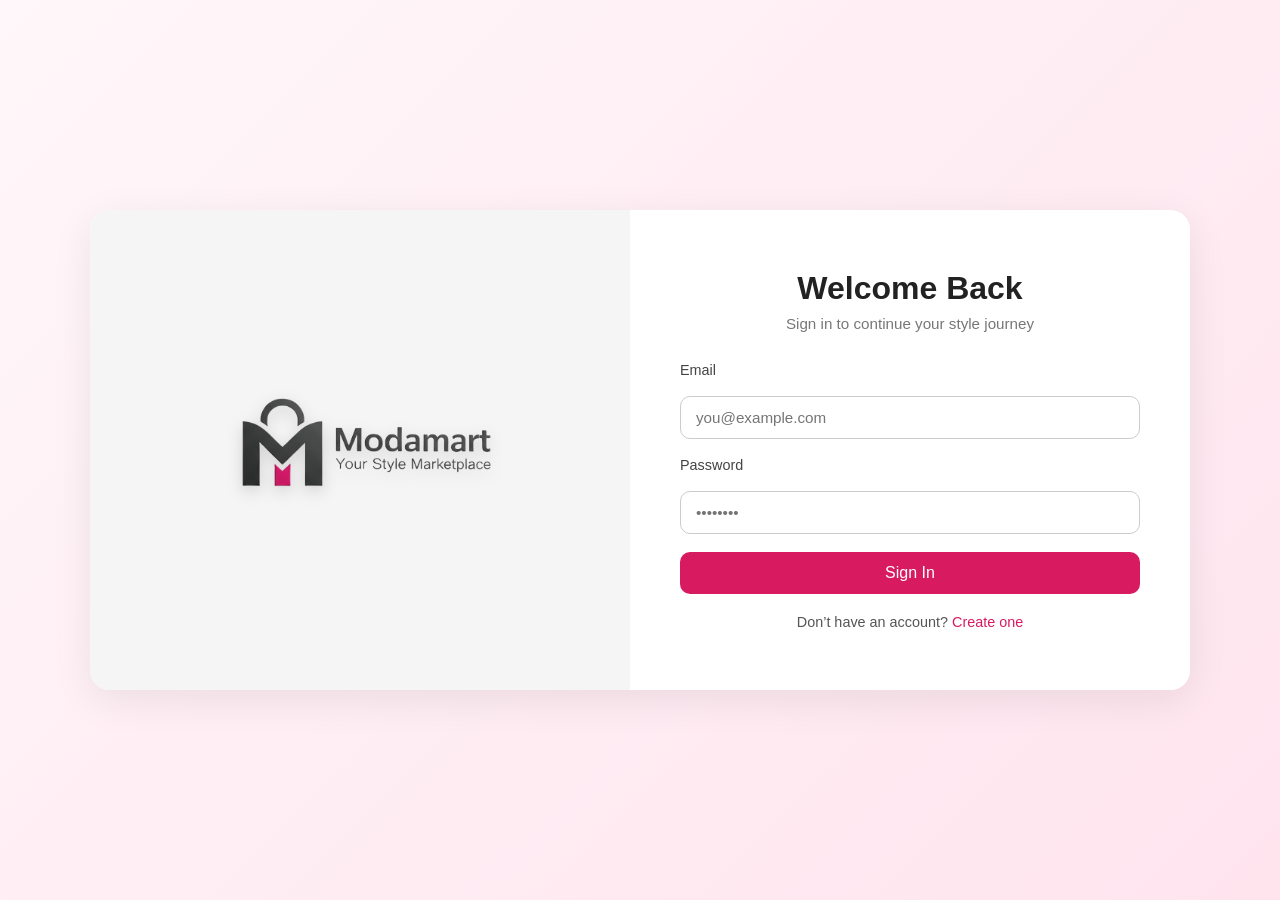
<file: Signin.html>
<!DOCTYPE html>
<html lang="en">
<head>
  <meta charset="UTF-8" />
  <meta name="viewport" content="width=device-width, initial-scale=1.0" />
  <title>Modamart | Sign In / Sign Up</title>
  <link rel="icon" type="image/png" href="modamart-logo.png" />
  <style>
    * {
      margin: 0;
      padding: 0;
      box-sizing: border-box;
      font-family: "Poppins", sans-serif;
    }

    body {
      background: linear-gradient(135deg, #fff7fa, #ffe4ee);
      display: flex;
      align-items: center;
      justify-content: center;
      min-height: 100vh;
    }

    .container {
      display: flex;
      width: 90%;
      max-width: 1100px;
      background: white;
      border-radius: 20px;
      box-shadow: 0 10px 40px rgba(0, 0, 0, 0.08);
      overflow: hidden;
    }

    
    .left {
      flex: 1;
      background: #f5f5f5;
      display: flex;
      align-items: center;
      justify-content: center;
      position: relative;
      padding: 40px;
    }

    .left img {
      width: 300px;
      height: 130px;
      max-width: 90%;
      box-sizing: border-box;
      padding-bottom: 15px;
      filter: drop-shadow(0 5px 8px rgba(0, 0, 0, 0.15));
    }

    
    .right {
      flex: 1;
      padding: 60px 50px;
      display: flex;
      flex-direction: column;
      justify-content: center;
      background: #fff;
    }

    img {
        width: 400px;
    }

    h2 {
      font-size: 2rem;
      font-weight: 600;
      color: #222;
      text-align: center;
      margin-bottom: 8px;
    }

    p.subtitle {
      text-align: center;
      color: #777;
      margin-bottom: 30px;
      font-size: 0.95rem;
    }

    form {
      display: flex;
      flex-direction: column;
      gap: 18px;
    }

    label {
      font-size: 0.9rem;
      color: #444;
    }

    input {
      padding: 12px 15px;
      border-radius: 10px;
      border: 1px solid #ccc;
      font-size: 0.95rem;
      transition: all 0.3s ease;
    }

    input:focus {
      border-color: #d81b60;
      box-shadow: 0 0 6px #d81b6033;
    }

    button {
      background:#d81b60;
      color: white;
      border: none;
      padding: 12px;
      border-radius: 10px;
      cursor: pointer;
      font-weight: 500;
      font-size: 1rem;
      transition: 0.3s;
    }


    .toggle-text {
      text-align: center;
      margin-top: 20px;
      font-size: 0.9rem;
      color: #555;
    }

    .toggle-text span {
      color: #d81b60;
      cursor: pointer;
      font-weight: 500;
    }

    @media (max-width: 768px) {
      .container {
        flex-direction: column;
      }
      .left {
        padding:30px 10px 30px 10px;
        
        box-sizing: border-box;
      }
      .left img {
        width: 350px;
        height: 115px;
        padding:0px
      }
    }
  </style>
</head>

<body>
  <div class="container">
   
    <div class="left">
      <img src="modamart-logo.png" alt="Modamart Logo" />
    </div>

    
    <div class="right">
      
      <div id="signin-section">
        <h2>Welcome Back</h2>
        <p class="subtitle">Sign in to continue your style journey</p>
        <form>
          <label>Email</label>
          <input type="email" placeholder="you@example.com" required />
          <label>Password</label>
          <input type="password" placeholder="••••••••" required />
          <button type="submit">Sign In</button>
        </form>
        <p class="toggle-text">
          Don’t have an account?
          <span onclick="showSignup()">Create one</span>
        </p>
      </div>

      
      <div id="signup-section" style="display: none;">
        <h2>Join Modamart</h2>
        <p class="subtitle">Create your account to explore the latest styles</p>
        <form>
          <label>Full Name</label>
          <input type="text" placeholder="Your name" required />
          <label>Email</label>
          <input type="email" placeholder="you@example.com" required />
          <label>Password</label>
          <input type="password" placeholder="••••••••" required />
          <button type="submit">Sign Up</button>
        </form>
        <p class="toggle-text">
          Already have an account?
          <span onclick="showSignin()">Sign In</span>
        </p>
      </div>
    </div>
  </div>

  <script>
    const signin = document.getElementById("signin-section");
    const signup = document.getElementById("signup-section");

    function showSignup() {
      signin.style.display = "none";
      signup.style.display = "block";
    }

    function showSignin() {
      signup.style.display = "none";
      signin.style.display = "block";
    }
  </script>
</body>
</html>
</file>
